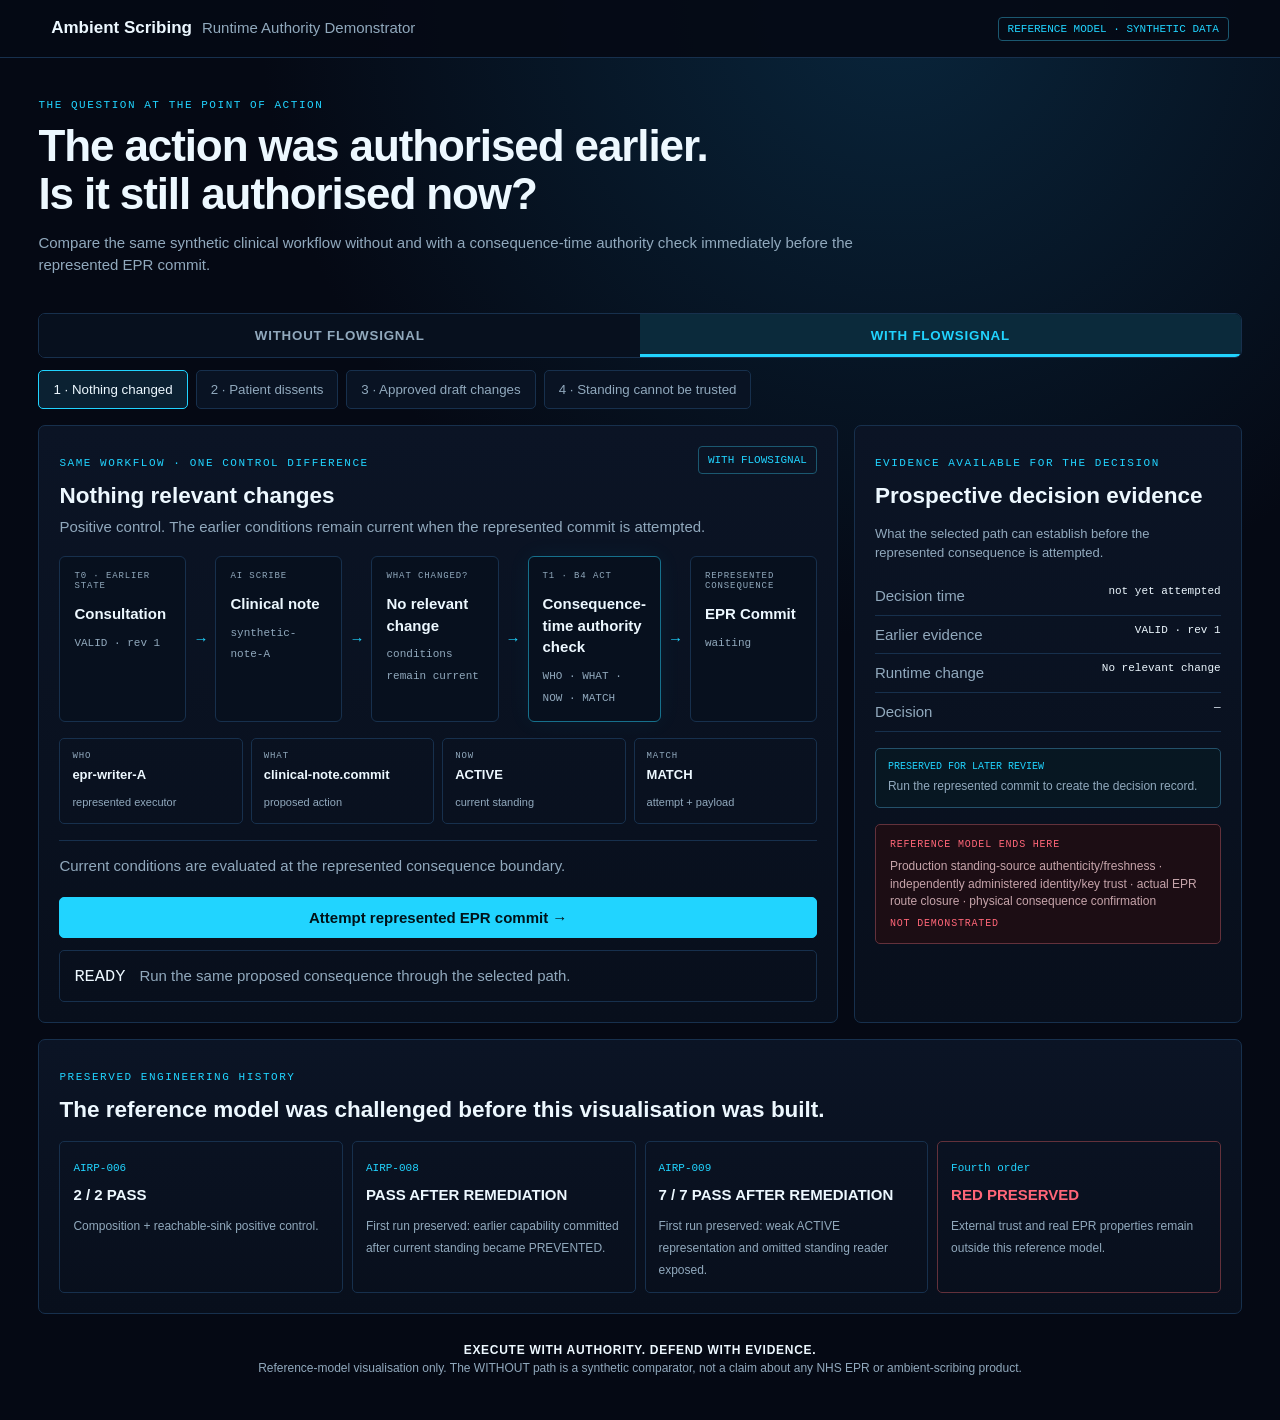
<file: demo-ui/ambient-scribing.html>
<!doctype html>
<html lang="en"><head><meta charset="utf-8"><meta name="viewport" content="width=device-width,initial-scale=1">
<title>Ambient Scribing · Runtime Authority Demo</title><link rel="stylesheet" href="ambient-scribing.css"></head>
<body>
<header><div><b>Ambient Scribing</b><span>Runtime Authority Demonstrator</span></div><div class="tag">REFERENCE MODEL · SYNTHETIC DATA</div></header>
<main>
<section class="hero"><p class="eyebrow">THE QUESTION AT THE POINT OF ACTION</p><h1>The action was authorised earlier.<br>Is it still authorised now?</h1><p>Compare the same synthetic clinical workflow without and with a consequence-time authority check immediately before the represented EPR commit.</p></section>
<section class="mode-switch" aria-label="Comparison mode"><button id="withoutMode">WITHOUT FLOWSIGNAL</button><button id="withMode" class="active">WITH FLOWSIGNAL</button></section>
<section class="scenario-bar"><button data-s="unchanged" class="active">1 · Nothing changed</button><button data-s="dissent">2 · Patient dissents</button><button data-s="payload">3 · Approved draft changes</button><button data-s="dependency">4 · Standing cannot be trusted</button></section>
<section class="layout">
<div class="panel main-panel">
<div class="story-head"><div><p class="eyebrow">SAME WORKFLOW · ONE CONTROL DIFFERENCE</p><h2 id="scenarioTitle"></h2></div><div class="mode-pill" id="modePill"></div></div><p class="story" id="scenarioText"></p>
<div class="timeline"><div class="node"><small>T0 · EARLIER STATE</small><strong>Consultation</strong><span id="t0State"></span></div><div class="arrow">→</div><div class="node"><small>AI SCRIBE</small><strong>Clinical note</strong><span id="noteState"></span></div><div class="arrow">→</div><div class="change" id="changeBox"><small>WHAT CHANGED?</small><strong id="changeTitle"></strong><span id="changeDetail"></span></div><div class="arrow">→</div><div class="node gate" id="gateNode"><small id="gateSmall"></small><strong id="gateTitle"></strong><span id="gateState"></span></div><div class="arrow">→</div><div class="node epr" id="epr"><small>REPRESENTED CONSEQUENCE</small><strong>EPR Commit</strong><span id="eprState">waiting</span></div></div>
<div class="cards"><div><small>WHO</small><b>epr-writer-A</b><span>represented executor</span></div><div><small>WHAT</small><b>clinical-note.commit</b><span>proposed action</span></div><div><small>NOW</small><b id="nowCard">—</b><span>current standing</span></div><div><small>MATCH</small><b id="matchCard">attempt-A</b><span>attempt + payload</span></div></div>
<div id="controls" class="controls"></div><button id="execute" class="execute">Attempt represented EPR commit →</button><div id="result" class="result neutral"><strong>READY</strong><span>Run the same proposed consequence through the selected path.</span></div>
</div>
<aside class="panel evidence"><p class="eyebrow" id="evidenceEyebrow">EVIDENCE AVAILABLE FOR THE DECISION</p><h2 id="evidenceTitle">Prospective decision evidence</h2><p class="evidence-intro" id="evidenceIntro">What the selected path can establish before the represented consequence is attempted.</p><div class="receipt" id="receipt"></div><div class="preserve"><b>PRESERVED FOR LATER REVIEW</b><span id="preserveText">Run the represented commit to create the decision record.</span></div><div class="boundary"><b>REFERENCE MODEL ENDS HERE</b><span>Production standing-source authenticity/freshness · independently administered identity/key trust · actual EPR route closure · physical consequence confirmation</span><strong>NOT DEMONSTRATED</strong></div></aside>
</section>
<section class="history panel"><div><p class="eyebrow">PRESERVED ENGINEERING HISTORY</p><h2>The reference model was challenged before this visualisation was built.</h2></div><div class="history-grid"><article><b>AIRP-006</b><strong>2 / 2 PASS</strong><span>Composition + reachable-sink positive control.</span></article><article><b>AIRP-008</b><strong>PASS AFTER REMEDIATION</strong><span>First run preserved: earlier capability committed after current standing became PREVENTED.</span></article><article><b>AIRP-009</b><strong>7 / 7 PASS AFTER REMEDIATION</strong><span>First run preserved: weak ACTIVE representation and omitted standing reader exposed.</span></article><article class="red"><b>Fourth order</b><strong>RED PRESERVED</strong><span>External trust and real EPR properties remain outside this reference model.</span></article></div></section>
<footer><strong>EXECUTE WITH AUTHORITY. DEFEND WITH EVIDENCE.</strong><br>Reference-model visualisation only. The WITHOUT path is a synthetic comparator, not a claim about any NHS EPR or ambient-scribing product.</footer>
</main><script src="ambient-scribing.js"></script></body></html>
</file>
<file: demo-ui/ambient-scribing.css>
:root{--bg:#050914;--panel:#0a1222;--line:#17304d;--text:#edf8ff;--dim:#91a9bd;--cyan:#21d4ff;--green:#37d49a;--amber:#f0bf5b;--red:#ff6678}*{box-sizing:border-box}body{margin:0;background:radial-gradient(circle at 70% 0,#09253b 0,transparent 38%),var(--bg);color:var(--text);font:15px/1.45 Inter,Segoe UI,Arial,sans-serif}header{min-height:58px;border-bottom:1px solid var(--line);display:flex;align-items:center;padding:10px 4vw;background:#050914e8;position:relative;z-index:3}header b{font-size:17px}header span{color:var(--dim);margin-left:10px}.tag{margin-left:auto;border:1px solid #1b5870;color:var(--cyan);padding:5px 9px;border-radius:4px;font:11px monospace}main{max-width:1500px;margin:auto;padding:0 3vw}.hero{padding:30px 0 22px}.hero h1{font-size:44px;line-height:1.08;margin:8px 0 12px;letter-spacing:-.025em}.hero>p:last-child{color:var(--dim);max-width:820px}.eyebrow{color:var(--cyan);font:11px monospace;letter-spacing:.14em;text-transform:uppercase}.mode-switch{display:grid;grid-template-columns:1fr 1fr;border:1px solid var(--line);border-radius:7px;overflow:hidden;margin-bottom:12px}.mode-switch button{padding:14px;border:0;background:#07101e;color:var(--dim);font-weight:800;letter-spacing:.06em;cursor:pointer}.mode-switch button.active{background:#0b2a3b;color:var(--cyan);box-shadow:inset 0 -3px var(--cyan)}.scenario-bar{display:flex;gap:8px;flex-wrap:wrap;margin-bottom:16px}.scenario-bar button,.execute{border:1px solid var(--line);background:#091323;color:var(--dim);padding:11px 14px;border-radius:5px;cursor:pointer}.scenario-bar button.active{border-color:var(--cyan);color:var(--text);background:#0b2132}.layout{display:grid;grid-template-columns:1.65fr .8fr;gap:16px}.panel{border:1px solid var(--line);background:linear-gradient(180deg,#0b1425,#080f1c);border-radius:7px;padding:20px}.story-head{display:flex;align-items:flex-start;justify-content:space-between;gap:15px}.story-head h2{margin:3px 0 4px}.story{color:var(--dim);max-width:900px;margin:0 0 18px}.mode-pill{font:11px monospace;padding:7px 9px;border-radius:4px;white-space:nowrap}.mode-pill.with{color:var(--cyan);border:1px solid #1b5870}.mode-pill.without{color:var(--amber);border:1px solid #6b5528}.timeline{display:flex;align-items:stretch;gap:7px}.node,.change{flex:1;border:1px solid var(--line);padding:14px;border-radius:6px;background:#07101e;min-height:120px}.node small,.change small,.cards small{display:block;color:var(--dim);font:9px monospace;letter-spacing:.1em}.node strong,.change strong{display:block;font-size:15px;margin:12px 0 5px}.node span,.change span{color:var(--dim);font:11px monospace}.change.changed{border-color:var(--amber);background:#211806}.change.changed small,.change.changed strong{color:var(--amber)}.gate{border-color:#16708c;box-shadow:0 0 25px #21d4ff0e}.gate-off{border-color:#6b5528;box-shadow:none}.arrow{align-self:center;color:var(--cyan)}.node.epr.committed{border-color:var(--green)!important;box-shadow:0 0 25px #37d49a1c}.node.epr.committed strong,.node.epr.committed span{color:var(--green)}.node.comparator-committed{border-color:var(--amber);box-shadow:0 0 20px #f0bf5b12}.node.blocked{border-color:var(--red);box-shadow:0 0 25px #ff66781c}.cards{display:grid;grid-template-columns:repeat(4,1fr);gap:8px;margin:16px 0}.cards div{border:1px solid var(--line);padding:12px;border-radius:5px}.cards b{display:block;margin:5px 0;font-size:13px}.cards span{color:var(--dim);font-size:11px}.controls{min-height:45px;border-top:1px solid var(--line);padding-top:14px;color:var(--dim)}select{background:#07101e;color:var(--text);border:1px solid var(--line);padding:8px;margin-left:10px}.execute{width:100%;background:var(--cyan);color:#00131a;font-weight:800;border-color:var(--cyan);font-size:15px;margin-top:12px}.result{margin-top:12px;padding:14px;border:1px solid var(--line);border-radius:5px;display:flex;gap:14px;align-items:center}.result strong{font:17px monospace}.result span{color:var(--dim)}.result.ok{border-color:var(--green)}.result.ok strong{color:var(--green)}.result.compare{border-color:var(--amber);background:#211806}.result.compare strong{color:var(--amber)}.result.stop{border-color:var(--red);background:#1c0d14}.result.stop strong{color:var(--red)}.evidence h2{margin:4px 0 8px}.evidence-intro{color:var(--dim);font-size:13px}.receipt{margin-top:14px}.receipt div{display:flex;justify-content:space-between;gap:20px;border-bottom:1px solid var(--line);padding:8px 0}.receipt span{color:var(--dim)}.receipt b{text-align:right;font:11px monospace}.preserve{margin-top:16px;border:1px solid #24516a;background:#071722;padding:12px;border-radius:5px}.preserve b{display:block;color:var(--cyan);font:10px monospace}.preserve span{display:block;color:var(--dim);font-size:12px;margin-top:6px}.boundary{margin-top:16px;border:1px solid #63313b;background:#1c0d14;padding:14px;border-radius:5px}.boundary b,.boundary strong{display:block;color:var(--red);font:10px monospace;letter-spacing:.08em}.boundary span{display:block;color:#c6a4aa;font-size:12px;margin:8px 0}.history{margin-top:16px}.history h2{margin:3px 0 14px}.history-grid{display:grid;grid-template-columns:repeat(4,1fr);gap:9px}.history-grid article{border:1px solid var(--line);padding:13px;border-radius:5px}.history-grid article>b{color:var(--cyan);font:11px monospace}.history-grid strong{display:block;margin:8px 0}.history-grid span{color:var(--dim);font-size:12px}.history-grid .red{border-color:#63313b}.history-grid .red strong{color:var(--red)}footer{color:var(--dim);font-size:12px;padding:28px 0 40px;text-align:center}footer strong{color:var(--text);letter-spacing:.06em}@media(max-width:1100px){.layout{grid-template-columns:1fr}.timeline{flex-wrap:wrap}.arrow{display:none}.node,.change{min-width:30%}}@media(max-width:700px){header{align-items:flex-start;gap:8px;flex-wrap:wrap}header span{display:block;margin:2px 0 0}.tag{margin-left:0}.hero h1{font-size:34px}.timeline{flex-direction:column}.cards,.history-grid{grid-template-columns:1fr 1fr}.story-head{display:block}.mode-pill{display:inline-block;margin-bottom:10px}}
</file>
